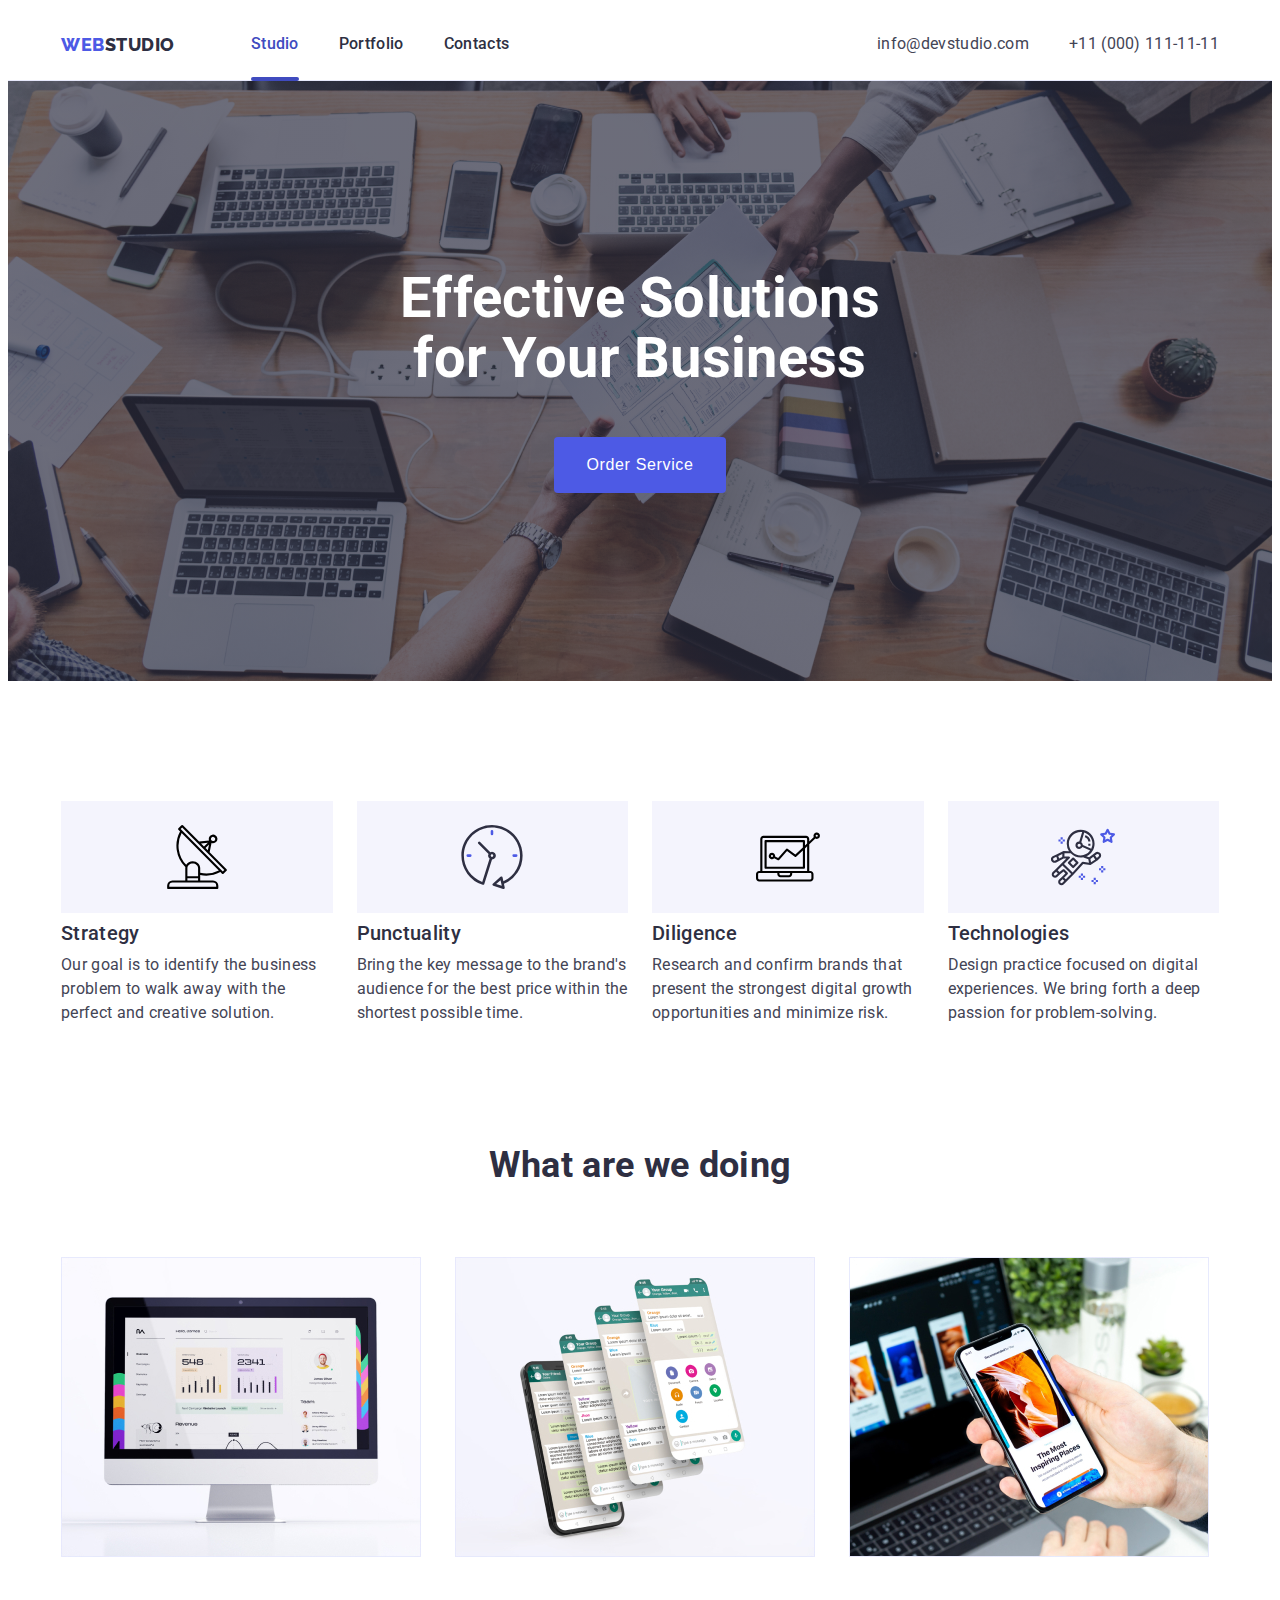
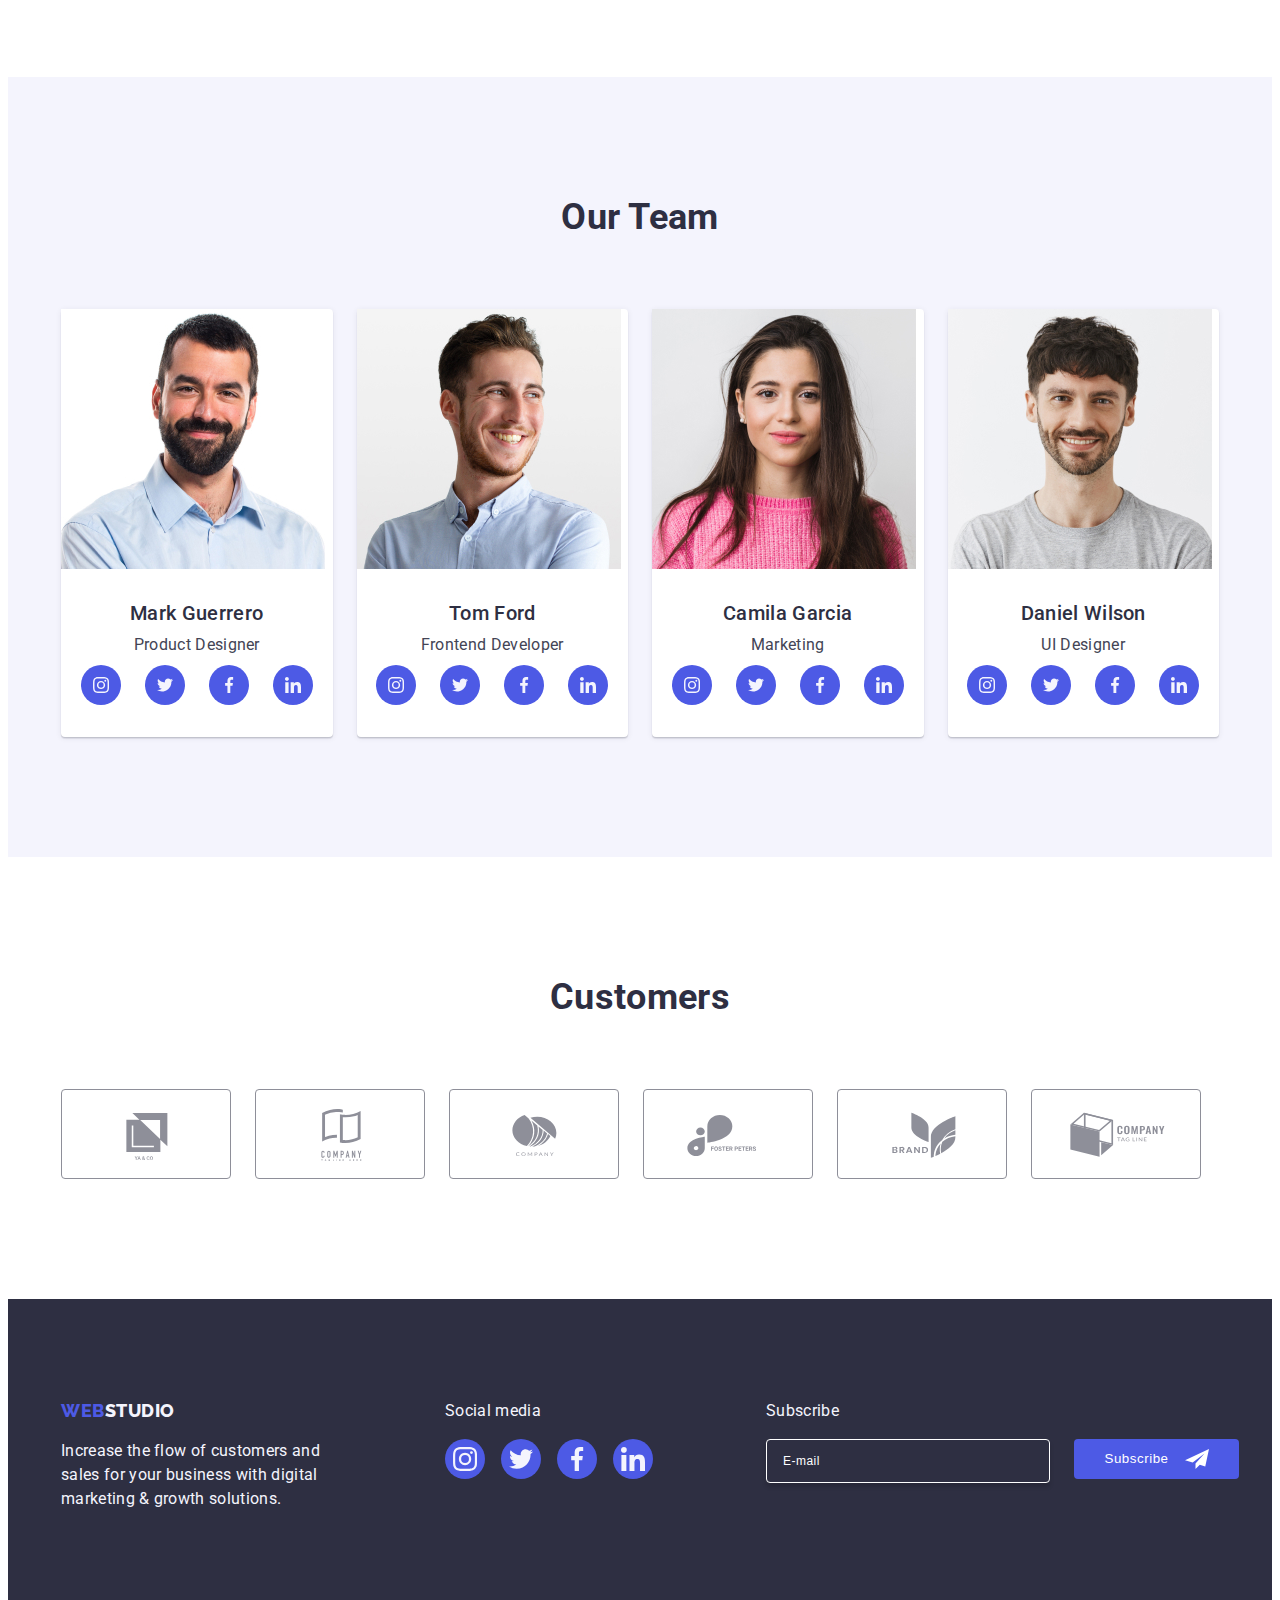
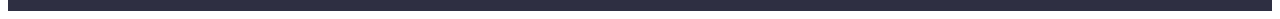
<file: index.html>
<!DOCTYPE html>
<html lang="en">

<head>
    <meta charset="UTF-8" />
    <meta name="viewport" content="width=device-width, initial-scale=1.0" />
    <title>WEBSTUDIO</title>
    <link rel="preconnect" href="https://fonts.googleapis.com">
    <link rel="preconnect" href="https://fonts.gstatic.com" crossorigin>
    <link
        href="https://fonts.googleapis.com/css2?family=Raleway:ital,wght@0,800;1,800&family=Roboto:ital,wght@0,400;0,500;0,700;0,900;1,400;1,500;1,700;1,900&display=swap"
        rel="stylesheet">
    <link rel="stylesheet" href="https://cdnjs.cloudflare.com/ajax/libs/modern-normalize/2.0.0/modern-normalize.min.css"
        integrity="sha512-4xo8blKMVCiXpTaLzQSLSw3KFOVPWhm/TRtuPVc4WG6kUgjH6J03IBuG7JZPkcWMxJ5huwaBpOpnwYElP/m6wg=="
        crossorigin="anonymous" referrerpolicy="no-referrer" />
    <link rel="stylesheet" href="./css/styles.css" />
</head>

<body>
    <!-- #region Header -->
    <header class="header">
        <div class="container">
            <nav class="nav-bar">
                <a class="logo-top" href="./index.html"><span class="logo-part">WEB</span>STUDIO</a>
                <ul class="nav-menu">
                    <li class="item current">
                        <a class="link" href="./index.html">Studio</a>
                    </li>
                    <li class="item">
                        <a class="link" href="./portfolio.html">Portfolio</a>
                    </li>
                    <li class="item">
                        <a class="link" href="#">Contacts</a>
                    </li>
                </ul>
            </nav>

            <address>
                <ul class="contacts">
                    <li class="item"><a class="link" href="mailto:info@devstudio.com">info@devstudio.com</a></li>
                    <li class="item"><a class="link" href="tel:+110001111111">+11 (000) 111-11-11</a></li>
                </ul>
            </address>
        </div>
    </header>
    <!-- #endregion -->

    <main>
        <!-- #region Hero -->
        <section class="hero">
            <div class="container">
                <h1 class="header-title">Effective Solutions for Your Business</h1>
                <button data-modal-open class="btn" type="button">Order Service</button>
            </div>
        </section>
        <!-- #endregion -->
        <!-- #region Features -->
        <section class="section">
            <div class="container">
                <h2 class="header-big visually-hidden">Features</h2>
                <ul class="features-cards">
                    <li class="item">
                        <div class="features-icon">
                            <svg>
                                <use href="./images/icons.svg#icon-antenna"></use>
                            </svg>
                        </div>
                        <h3 class="header-small">Strategy</h3>
                        <p>Our goal is to identify the business problem to walk away with the perfect and creative
                            solution.
                        </p>
                    </li>
                    <li class="item">
                        <div class="features-icon">
                            <svg>
                                <use href="./images/icons.svg#icon-clock"></use>
                            </svg>
                        </div>
                        <h3 class="header-small">Punctuality</h3>
                        <p>Bring the key message to the brand's audience for the best price within the shortest possible
                            time.
                        </p>
                    </li>
                    <li class="item">
                        <div class="features-icon">
                            <svg>
                                <use href="./images/icons.svg#icon-diagram"></use>
                            </svg>
                        </div>
                        <h3 class="header-small">Diligence</h3>
                        <p>Research and confirm brands that present the strongest digital growth opportunities and
                            minimize
                            risk.
                        </p>
                    </li>
                    <li class="item">
                        <div class="features-icon">
                            <svg>
                                <use href="./images/icons.svg#icon-astronaut"></use>
                            </svg>
                        </div>
                        <h3 class="header-small">Technologies</h3>
                        <p>Design practice focused on digital experiences. We bring forth a deep passion for
                            problem-solving.
                        </p>
                    </li>
                </ul>
            </div>
        </section>
        <!-- #endregion -->
        <!-- #region Services -->
        <section class="section-services">
            <div class="container">
                <h2 class="header-big">What are we doing</h2>
                <ul class="services-cards">
                    <li class="item">
                        <img src="./images/services/img-1.jpg" alt="computer monitor with graphs" width="360"
                            height="300" />
                    </li>
                    <li class="item">
                        <img src="./images/services/img-2.jpg" alt="mobile phone dislay" width="360" height="300" />
                    </li>
                    <li class="item">
                        <img src="./images/services/img-3.jpg" alt="hand holding phone above the laptop" width="360"
                            height="300" />
                    </li>
                </ul>
            </div>
        </section>
        <!-- #endregion -->
        <!-- #region Team -->
        <section class="section team">
            <div class="container">
                <h2 class="header-big">Our Team</h2>
                <ul class="team-cards">
                    <li class="item">
                        <img src="./images/team/img-1.jpg" alt="middle aged man with beard and dark hair in blue shirt"
                            width="264" height="260" />
                        <div class="team-plate">
                            <h3 class="header-small">Mark Guerrero</h3>
                            <p>Product Designer</p>
                            <ul class="socials">
                                <li class="socials-item">
                                    <a class="socials-link" href="#">
                                        <svg class="socials-icon">
                                            <use href="./images/icons.svg#icon-instagram"></use>
                                        </svg>
                                    </a>
                                </li>
                                <li class="socials-item">
                                    <a class="socials-link" href="#">
                                        <svg class="socials-icon">
                                            <use href="./images/icons.svg#icon-twitter"></use>
                                        </svg>
                                    </a>
                                </li>
                                <li class="socials-item">
                                    <a class="socials-link" href="#">
                                        <svg class="socials-icon">
                                            <use href="./images/icons.svg#icon-facebook"></use>
                                        </svg>
                                    </a>
                                </li>
                                <li class="socials-item">
                                    <a class="socials-link" href="#">
                                        <svg class="socials-icon">
                                            <use href="./images/icons.svg#icon-linkedin"></use>
                                        </svg>
                                    </a>
                                </li>
                            </ul>
                        </div>
                    </li>
                    <li class="item">
                        <img src="./images/team/img-2.jpg" alt="smiling young man with brown hair in blue shirt"
                            width="264" height="260" />
                        <div class="team-plate">
                            <h3 class="header-small">Tom Ford</h3>
                            <p>Frontend Developer</p>
                            <ul class="socials">
                                <li class="socials-item">
                                    <a class="socials-link" href="#">
                                        <svg class="socials-icon">
                                            <use href="./images/icons.svg#icon-instagram"></use>
                                        </svg>
                                    </a>
                                </li>
                                <li class="socials-item">
                                    <a class="socials-link" href="#">
                                        <svg class="socials-icon">
                                            <use href="./images/icons.svg#icon-twitter"></use>
                                        </svg>
                                    </a>
                                </li>
                                <li class="socials-item">
                                    <a class="socials-link" href="#">
                                        <svg class="socials-icon">
                                            <use href="./images/icons.svg#icon-facebook"></use>
                                        </svg>
                                    </a>
                                </li>
                                <li class="socials-item">
                                    <a class="socials-link" href="#">
                                        <svg class="socials-icon">
                                            <use href="./images/icons.svg#icon-linkedin"></use>
                                        </svg>
                                    </a>
                                </li>
                            </ul>
                        </div>
                    </li>
                    <li class="item">
                        <img src="./images/team/img-3.jpg" alt="young women with long dark brown hair in pink sweater"
                            width="264" height="260" />
                        <div class="team-plate">
                            <h3 class="header-small">Camila Garcia</h3>
                            <p>Marketing</p>
                            <ul class="socials">
                                <li class="socials-item">
                                    <a class="socials-link" href="#">
                                        <svg class="socials-icon">
                                            <use href="./images/icons.svg#icon-instagram"></use>
                                        </svg>
                                    </a>
                                </li>
                                <li class="socials-item">
                                    <a class="socials-link" href="#">
                                        <svg class="socials-icon">
                                            <use href="./images/icons.svg#icon-twitter"></use>
                                        </svg>
                                    </a>
                                </li>
                                <li class="socials-item">
                                    <a class="socials-link" href="#">
                                        <svg class="socials-icon">
                                            <use href="./images/icons.svg#icon-facebook"></use>
                                        </svg>
                                    </a>
                                </li>
                                <li class="socials-item">
                                    <a class="socials-link" href="#">
                                        <svg class="socials-icon">
                                            <use href="./images/icons.svg#icon-linkedin"></use>
                                        </svg>
                                    </a>
                                </li>
                            </ul>
                        </div>
                    </li>
                    <li class="item">
                        <img src="./images/team/img-4.jpg" alt="young bearded men with ark brown hair in grey t-shirt"
                            width="264" height="260" />
                        <div class="team-plate">
                            <h3 class="header-small">Daniel Wilson</h3>
                            <p>UI Designer</p>
                            <ul class="socials">
                                <li class="socials-item">
                                    <a class="socials-link" href="#">
                                        <svg class="socials-icon">
                                            <use href="./images/icons.svg#icon-instagram"></use>
                                        </svg>
                                    </a>
                                </li>
                                <li class="socials-item">
                                    <a class="socials-link" href="#">
                                        <svg class="socials-icon">
                                            <use href="./images/icons.svg#icon-twitter"></use>
                                        </svg>
                                    </a>
                                </li>
                                <li class="socials-item">
                                    <a class="socials-link" href="#">
                                        <svg class="socials-icon">
                                            <use href="./images/icons.svg#icon-facebook"></use>
                                        </svg>
                                    </a>
                                </li>
                                <li class="socials-item">
                                    <a class="socials-link" href="#">
                                        <svg class="socials-icon">
                                            <use href="./images/icons.svg#icon-linkedin"></use>
                                        </svg>
                                    </a>
                                </li>
                            </ul>
                        </div>
                    </li>
                </ul>
            </div>
        </section>
        <!-- #endregion -->

        <!-- #region Customers -->
        <section class="section">
            <div class="container">
                <h2 class="header-big">Customers</h2>
                <ul class="customers-cards">
                    <li class="item">
                        <a class="customer-link" href="#">
                            <svg class="customer-icon">
                                <use href="./images/icons.svg#icon-customer-1"></use>
                            </svg>
                        </a>
                    </li>
                    <li class="item">
                        <a class="customer-link" href="#">
                            <svg class="customer-icon">
                                <use href="./images/icons.svg#icon-customer-2"></use>
                            </svg>
                        </a>
                    </li>
                    <li class="item">
                        <a class="customer-link" href="#">
                            <svg class="customer-icon">
                                <use href="./images/icons.svg#icon-customer-3"></use>
                            </svg>
                        </a>
                    </li>
                    <li class="item">
                        <a class="customer-link" href="#">
                            <svg class="customer-icon">
                                <use href="./images/icons.svg#icon-customer-4"></use>
                            </svg>
                        </a>
                    </li>
                    <li class="item">
                        <a class="customer-link" href="#">
                            <svg class="customer-icon">
                                <use href="./images/icons.svg#icon-customer-5"></use>
                            </svg>
                        </a>
                    </li>
                    <li class="item">
                        <a class="customer-link" href="#">
                            <svg class="customer-icon">
                                <use href="./images/icons.svg#icon-customer-6"></use>
                            </svg>
                        </a>
                    </li>
                </ul>
            </div>
        </section>
        <!-- #endregion -->

        <!-- #region Footer -->
        <footer class="footer">
            <div class="container">
                <div class="footer-info">
                    <a class="logo-footer" href="./index.html"><span class="logo-part">WEB</span>STUDIO</a>
                    <p>
                        Increase the flow of customers and sales for your business with
                        digital marketing & growth solutions.
                    </p>
                </div>
                <div class="footer-socials">
                    <p class="socials-header">Social media</p>
                    <ul class="socials">
                        <li class="socials-item">
                            <a class="socials-link" href="#">
                                <svg class="socials-icon">
                                    <use href="./images/icons.svg#icon-instagram"></use>
                                </svg>
                            </a>
                        </li>
                        <li class="socials-item">
                            <a class="socials-link" href="#">
                                <svg class="socials-icon">
                                    <use href="./images/icons.svg#icon-twitter"></use>
                                </svg>
                            </a>
                        </li>
                        <li class="socials-item">
                            <a class="socials-link" href="#">
                                <svg class="socials-icon">
                                    <use href="./images/icons.svg#icon-facebook"></use>
                                </svg>
                            </a>
                        </li>
                        <li class="socials-item">
                            <a class="socials-link" href="#">
                                <svg class="socials-icon">
                                    <use href="./images/icons.svg#icon-linkedin"></use>
                                </svg>
                            </a>
                        </li>
                    </ul>
                </div>
                <div class="footer-subscribe">
                    <p class="subscribe-header">Subscribe</p>
                    <form class="subscribe-form">
                        <label class="subscribe-label">
                            <input class="subscribe-input" type="email" placeholder="E-mail" name="email" />
                        </label>
                        <button class="subscribe-btn" type="submit">
                            Subscribe
                            <svg class="subscribe-icon">
                                <use href="./images/icons.svg#icon-paper-plane"></use>
                            </svg>
                        </button>
                    </form>

                </div>
            </div>
        </footer>
        <!-- #endregion -->

    </main>

    <!-- #region Backdrop -->
    <div data-modal class="backdrop is-hidden">
        <div class="modal">
            <button data-modal-close class="modal-close-button">
                <svg class="icon-close">
                    <use href="./images/icons.svg#icon-close"></use>
                </svg>
            </button>
            <p class="modal-header">Leave your contacts and we will call you back</p>
            <form class="modal-form">
                <div class="modal-form-field">
                    <label for="name" class="modal-label">Name</label>
                    <input type="text" name="name" class="modal-input" id="name" />
                    <svg class="modal-icon">
                        <use href="./images/icons.svg#icon-user"></use>
                    </svg>
                </div>
                <div class="modal-form-field">
                    <label for="phone" class="modal-label">Phone</label>
                    <input type="tel" name="phone" class="modal-input" id="phone" />
                    <svg class="modal-icon">
                        <use href="./images/icons.svg#icon-phone"></use>
                    </svg>
                </div>
                <div class="modal-form-field">
                    <label for="email" class="modal-label">Email</label>
                    <input type="email" name="email" class="modal-input" id="email" />
                    <svg class="modal-icon">
                        <use href="./images/icons.svg#icon-envelope"></use>
                    </svg>
                </div>
                <div class="modal-form-field-comment">
                    <label for="comment" class="modal-label">Comment</label>
                    <textarea class="modal-comment" name="comment" id="comment" placeholder="Text input"
                        required=""></textarea>
                </div>
                <div class="modal-form-checkbox">
                    <input type="checkbox" id="policy" name="policy" value="true"
                        class="form-checkbox-input visually-hidden" />
                    <div class="custom-checkbox">
                        <svg class="checkmark-icon">
                            <use href="./images/icons.svg#icon-checkmark"></use>
                        </svg>
                    </div>
                    <label for="policy" class="form-policy-label">I accept the terms and conditions of the&nbsp;<a
                            class="privacy-policy-link" href="#" target="_blank">Privacy Policy</a>
                    </label>
                </div>
                <button class="modal-btn-send" type="submit">Send</button>
            </form>
        </div>
    </div>
    <!-- #endregion -->

    <script src="./js/modal.js"></script>
</body>

</html>
</file>
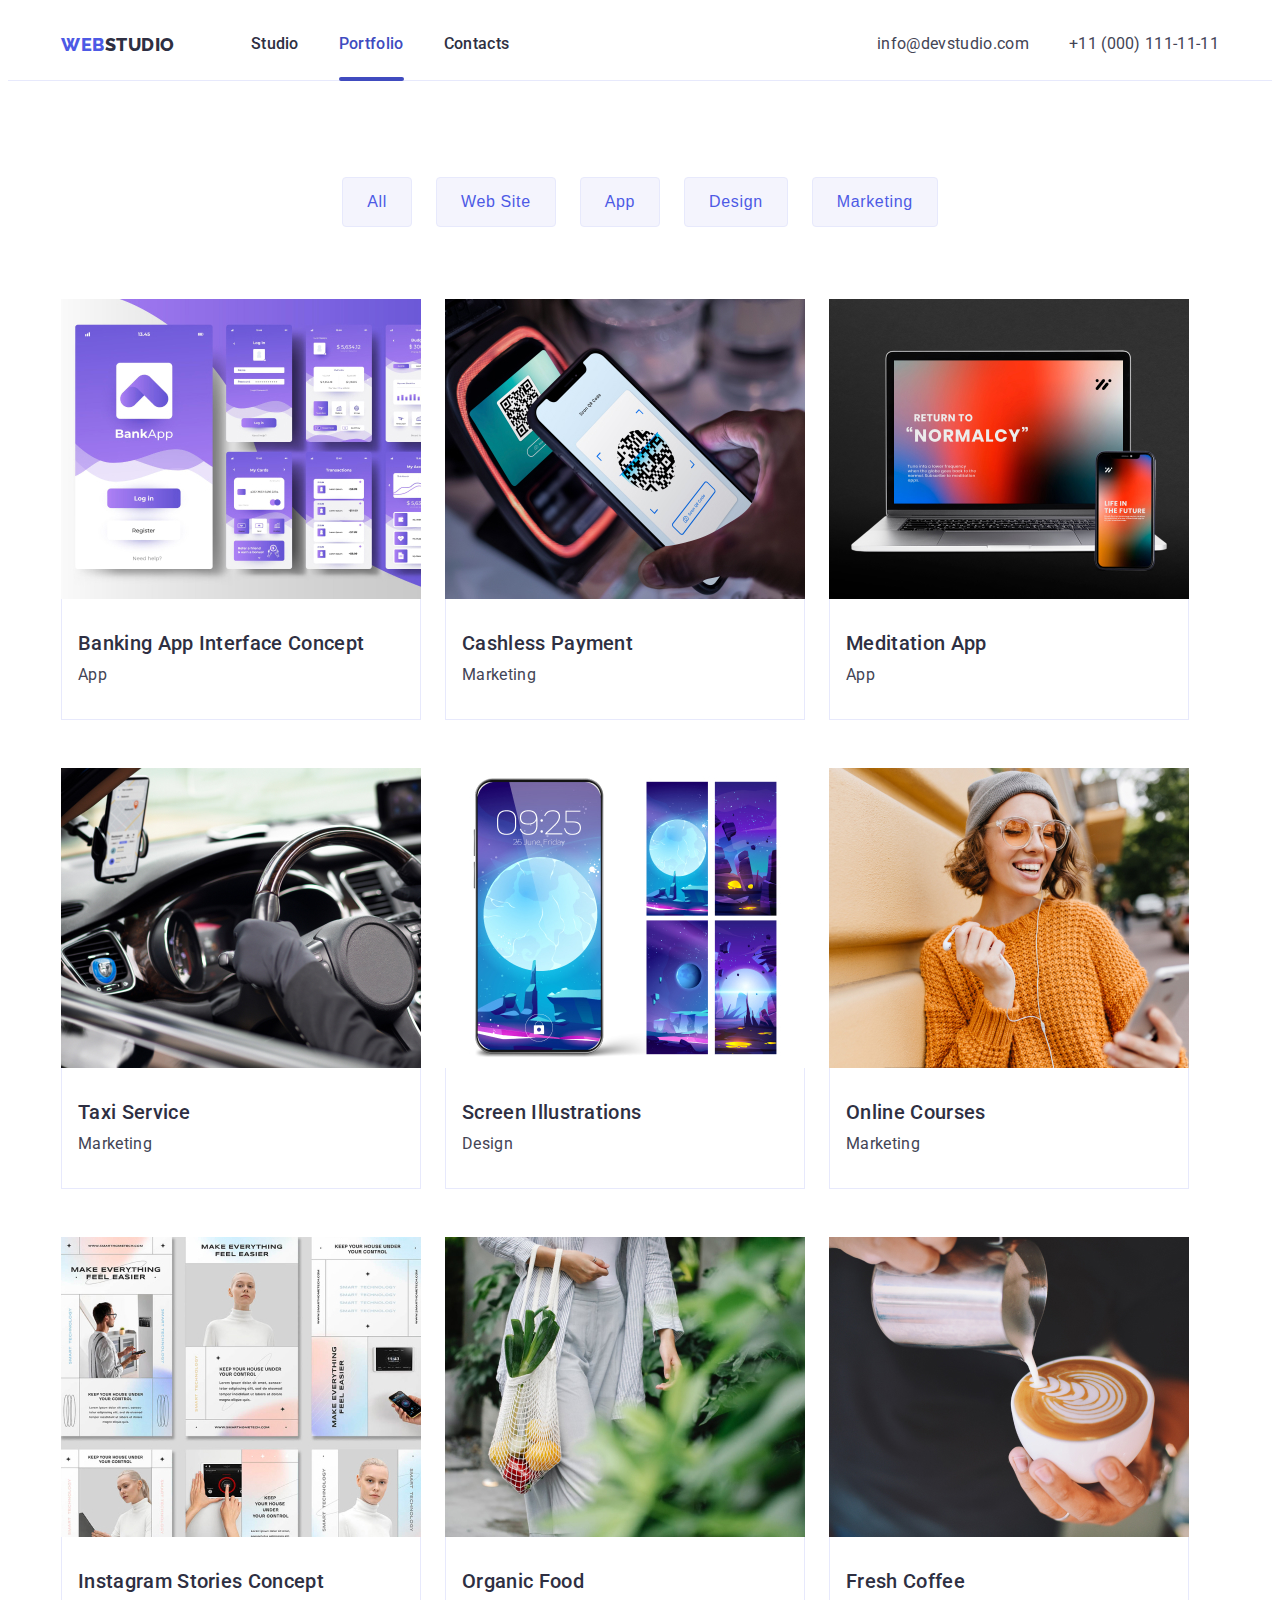
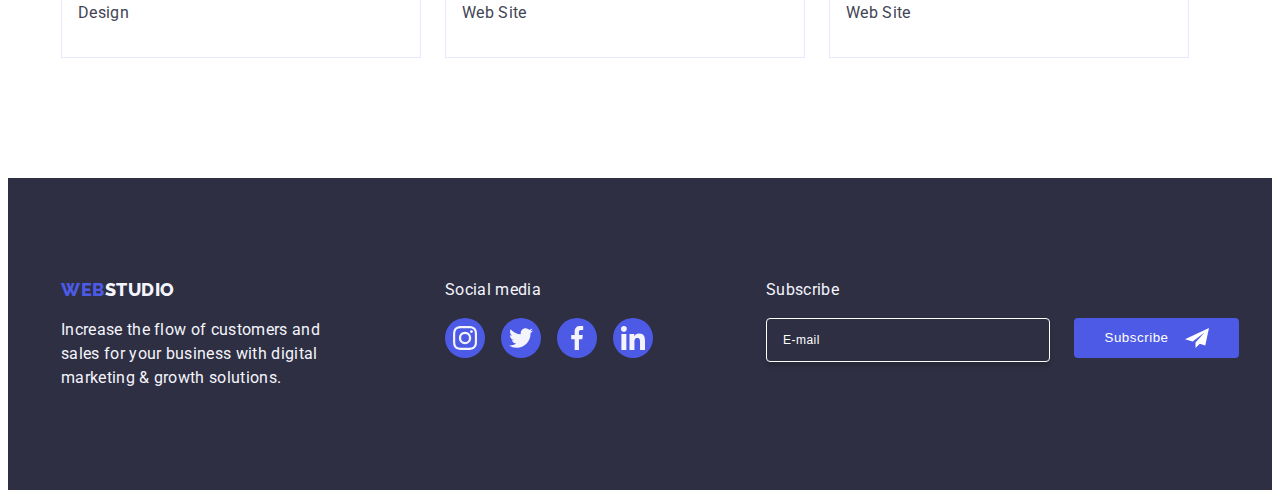
<file: portfolio.html>
<!DOCTYPE html>
<html lang="en">

<head>
    <meta charset="UTF-8" />
    <meta name="viewport" content="width=device-width, initial-scale=1.0" />
    <title>Portfolio</title>
    <link rel="preconnect" href="https://fonts.googleapis.com">
    <link rel="preconnect" href="https://fonts.gstatic.com" crossorigin>
    <link
        href="https://fonts.googleapis.com/css2?family=Raleway:ital,wght@0,800;1,800&family=Roboto:ital,wght@0,400;0,500;0,700;0,900;1,400;1,500;1,700;1,900&display=swap"
        rel="stylesheet">
    <link rel="stylesheet" href="https://cdnjs.cloudflare.com/ajax/libs/modern-normalize/2.0.0/modern-normalize.min.css"
        integrity="sha512-4xo8blKMVCiXpTaLzQSLSw3KFOVPWhm/TRtuPVc4WG6kUgjH6J03IBuG7JZPkcWMxJ5huwaBpOpnwYElP/m6wg=="
        crossorigin="anonymous" referrerpolicy="no-referrer" />
    <link rel="stylesheet" href="./css/styles.css" />

<body>
    <!-- #region Header -->
    <header class="header">
        <div class="container">
            <nav class="nav-bar">
                <a class="logo-top" href="./index.html"><span class="logo-part">WEB</span>STUDIO</a>
                <ul class="nav-menu">
                    <li class="item">
                        <a class="link" href="./index.html">Studio</a>
                    </li>
                    <li class="item current">
                        <a class="link" href="./portfolio.html">Portfolio</a>
                    </li>
                    <li class="item">
                        <a class="link" href="#">Contacts</a>
                    </li>
                </ul>
            </nav>

            <address>
                <ul class="contacts">
                    <li class="item"><a class="link" href="mailto:info@devstudio.com">info@devstudio.com</a></li>
                    <li class="item"><a class="link" href="tel:+110001111111">+11 (000) 111-11-11</a></li>
                </ul>
            </address>
        </div>
    </header>
    <!-- #endregion -->

    <main>
        <!-- #region Portfolio -->
        <section class="section-portfolio">
            <div class="container">
                <h1 class="header-title visually-hidden">Portfolio</h1>
                <ul class="portfolio-filter">
                    <li class="item"><button class="btn" type="button">All</button></li>
                    <li class="item"><button class="btn" type="button">Web Site</button></li>
                    <li class="item"><button class="btn" type="button">App</button></li>
                    <li class="item"><button class="btn" type="button">Design</button></li>
                    <li class="item"><button class="btn" type="button">Marketing</button></li>
                </ul>
                <ul class="portfolio-cards">
                    <li class="item">
                        <a class="portfolio-card-link" href="#">
                            <div class="image-container">
                                <img src="./images/projects/img-1.jpg" alt="banking mobile app user interface" />
                                <div class="image-overlay">
                                    <p>
                                        14 Stylish and User-Friendly App Design Concepts · Task Manager App · Calorie
                                        Tracker
                                        App · Exotic Fruit Ecommerce App · Cloud Storage App
                                    </p>
                                </div>
                            </div>
                            <div class="item-info">
                                <h2 class="header-small">Banking App Interface Concept</h2>
                                <p>App</p>
                            </div>
                        </a>
                    </li>
                    <li class="item">
                        <a class="portfolio-card-link" href="#">
                            <div class="image-container">
                                <img src="./images/projects/img-2.jpg" alt="mobile phone near bank terminal" />
                                <div class="image-overlay">
                                    <p>
                                        14 Stylish and User-Friendly App Design Concepts · Task Manager App · Calorie
                                        Tracker
                                        App · Exotic Fruit Ecommerce App · Cloud Storage App
                                    </p>
                                </div>
                            </div>
                            <div class="item-info">
                                <h2 class="header-small">Cashless Payment</h2>
                                <p>Marketing</p>
                            </div>
                        </a>
                    </li>
                    <li class="item">
                        <a class="portfolio-card-link" href="#">
                            <div class="image-container">
                                <img src="./images/projects/img-3.jpg"
                                    alt="laptop and smartphone with vibrant wallpaper" />
                                <div class="image-overlay">
                                    <p>
                                        14 Stylish and User-Friendly App Design Concepts · Task Manager App · Calorie
                                        Tracker
                                        App · Exotic Fruit Ecommerce App · Cloud Storage App
                                    </p>
                                </div>
                            </div>
                            <div class="item-info">
                                <h2 class="header-small">Meditation App</h2>
                                <p>App</p>
                            </div>
                        </a>
                    </li>
                    <li class="item">
                        <a class="portfolio-card-link" href="#">
                            <div class="image-container">
                                <img src="./images/projects/img-4.jpg" alt="car interior with smartphone" />
                                <div class="image-overlay">
                                    <p>
                                        14 Stylish and User-Friendly App Design Concepts · Task Manager App · Calorie
                                        Tracker
                                        App · Exotic Fruit Ecommerce App · Cloud Storage App
                                    </p>
                                </div>
                            </div>
                            <div class="item-info">
                                <h2 class="header-small">Taxi Service</h2>
                                <p>Marketing</p>
                            </div>
                        </a>
                    </li>
                    <li class="item">
                        <a class="portfolio-card-link" href="#">
                            <div class="image-container">
                                <img src="./images/projects/img-5.jpg" alt="smartphone with wallpapers next to it" />
                                <div class="image-overlay">
                                    <p>
                                        14 Stylish and User-Friendly App Design Concepts · Task Manager App · Calorie
                                        Tracker
                                        App · Exotic Fruit Ecommerce App · Cloud Storage App
                                    </p>
                                </div>
                            </div>
                            <div class="item-info">
                                <h2 class="header-small">Screen Illustrations</h2>
                                <p>Design</p>
                            </div>
                        </a>
                    </li>
                    <li class="item">
                        <a class="portfolio-card-link" href="#">
                            <div class="image-container">
                                <img src="./images/projects/img-6.jpg"
                                    alt="a woman holding smartphone and looking into it" />
                                <div class="image-overlay">
                                    <p>
                                        14 Stylish and User-Friendly App Design Concepts · Task Manager App · Calorie
                                        Tracker
                                        App · Exotic Fruit Ecommerce App · Cloud Storage App
                                    </p>
                                </div>
                            </div>
                            <div class="item-info">
                                <h2 class="header-small">Online Courses</h2>
                                <p>Marketing</p>
                        </a>
            </div>
            </li>
            <li class="item">
                <a class="portfolio-card-link" href="#">
                    <div class="image-container">
                        <img src="./images/projects/img-7.jpg" alt="multiple mobile screen pages with blog content" />
                        <div class="image-overlay">
                            <p>
                                14 Stylish and User-Friendly App Design Concepts · Task Manager App · Calorie
                                Tracker
                                App · Exotic Fruit Ecommerce App · Cloud Storage App
                            </p>
                        </div>
                    </div>
                    <div class="item-info">
                        <h2 class="header-small">Instagram Stories Concept</h2>
                        <p>Design</p>
                </a>
                </div>
            </li>
            <li class="item">
                <a class="portfolio-card-link" href="#">
                    <div class="image-container">
                        <img src="./images/projects/img-8.jpg" alt="person carries mesh bag with vegetables" />
                        <div class="image-overlay">
                            <p>
                                14 Stylish and User-Friendly App Design Concepts · Task Manager App · Calorie
                                Tracker
                                App · Exotic Fruit Ecommerce App · Cloud Storage App
                            </p>
                        </div>
                    </div>
                    <div class="item-info">
                        <h2 class="header-small">Organic Food</h2>
                        <p>Web Site</p>
                    </div>
                </a>
            </li>
            <li class="item">
                <a class="portfolio-card-link" href="#">
                    <div class="image-container">
                        <img src="./images/projects/img-9.jpg"
                            alt="person pouring milk from pitcher into cup of cappuccino" />
                        <div class="image-overlay">
                            <p>
                                14 Stylish and User-Friendly App Design Concepts · Task Manager App · Calorie
                                Tracker
                                App · Exotic Fruit Ecommerce App · Cloud Storage App
                            </p>
                        </div>
                    </div>
                    <div class="item-info">
                        <h2 class="header-small">Fresh Coffee</h2>
                        <p>Web Site</p>
                </a>
                </div>
            </li>
            </ul>
            </div>
        </section>
        <!-- #endregion -->

        <!-- #region Footer -->
        <footer class="footer">
            <div class="container">
                <div class="footer-info">
                    <a class="logo-footer" href="./index.html"><span class="logo-part">WEB</span>STUDIO</a>
                    <p>
                        Increase the flow of customers and sales for your business with
                        digital marketing & growth solutions.
                    </p>
                </div>
                <div class="footer-socials">
                    <p class="socials-header">Social media</p>
                    <ul class="socials">
                        <li class="socials-item">
                            <a class="socials-link" href="#">
                                <svg class="socials-icon">
                                    <use href="./images/icons.svg#icon-instagram"></use>
                                </svg>
                            </a>
                        </li>
                        <li class="socials-item">
                            <a class="socials-link" href="#">
                                <svg class="socials-icon">
                                    <use href="./images/icons.svg#icon-twitter"></use>
                                </svg>
                            </a>
                        </li>
                        <li class="socials-item">
                            <a class="socials-link" href="#">
                                <svg class="socials-icon">
                                    <use href="./images/icons.svg#icon-facebook"></use>
                                </svg>
                            </a>
                        </li>
                        <li class="socials-item">
                            <a class="socials-link" href="#">
                                <svg class="socials-icon">
                                    <use href="./images/icons.svg#icon-linkedin"></use>
                                </svg>
                            </a>
                        </li>
                    </ul>
                </div>
                <div class="footer-subscribe">
                    <p class="subscribe-header">Subscribe</p>
                    <form class="subscribe-form">
                        <label class="subscribe-label">
                            <input class="subscribe-input" type="email" placeholder="E-mail" , name="email" />
                        </label>
                        <button class="subscribe-btn" type="submit">
                            Subscribe
                            <svg class="subscribe-icon">
                                <use href="./images/icons.svg#icon-paper-plane"></use>
                            </svg>
                        </button>
                    </form>

                </div>
            </div>
        </footer>
        <!-- #endregion -->
    </main>
</body>

</html>
</file>
<file: css/styles.css>
:root {
  --primary-font: 'Roboto', sans-serif;
  --secondary-font: 'Raleway', sans-serif;
  --iris: #4d5ae5;
  --ocean: #404bbf;
  --slate: #434455;
  --navy-blue: #2e2f42;
  --cornflower: #e7e9fc;
  --white: #ffffff;
  --cloud: #f4f4fd;
  --green: #31D0AA;
  --dairy: #FCFCFC;
  --light-slate: #8E8F99;
}

body {
  font-family: var(--primary-font);
  font-size: 16px;
  line-height: 1.5;
  letter-spacing: 0.02em;
  text-decoration: none;
  background-color: var(--white);
  color: var(--slate);
}

h1, h2, h3, h4, h5, h6, p {
	margin-top: 0;
	margin-bottom: 0;
}

img {
	display: block;
  max-width: 100%;
  height: auto;
}

.visually-hidden {
position: absolute;
width: 1px;
height: 1px;
margin: -1px;
border: 0;
padding: 0;
white-space: nowrap;
clip-path: inset(100%);
clip: rect(0 0 0 0);
overflow: hidden;
}

.container {
  max-width: 1158px;
  margin: 0 auto;
  padding: 0 15px;
}

ul,
ol {
	margin-top: 0;
	margin-bottom: 0;
	padding-left: 0;
  list-style-type: none;
  display: flex;
}

a {
  text-decoration: none;
}

.header-title {
  font-size: 56px;
  line-height: 1.071;
}

.header-big {
  color: var(--navy-blue);
  font-size: 36px;
  line-height: 1.111;
  text-align: center;
  margin-bottom: 72px;
}

.header-small {
  color: var(--navy-blue);
  font-size: 20px;
  font-weight: 500;
  line-height: 1.2;
}

.header {
  border-bottom: 1px solid var(--cornflower);
}

.header .container {
  display: flex;
  justify-content: space-between;
  align-items: center;
}

.logo-top {
  display: flex;
  align-items: center;
  padding-right: 76px;
  font-family: var(--secondary-font);
  color: var(--navy-blue);
  font-size: 18px;
  line-height: 1.166;
  font-weight: 800;
  letter-spacing: 0.03em;
}

.section {
  padding: 120px 0;
}

.section-services {
  padding-bottom: 120px;
}

.features-icon {
  background-color: var(--cloud);
  padding: 24px 0;
  margin-bottom: 8px;
}

.features-icon svg {
  display: block;
  width: 64px;
  height: 64px;
  margin: 0 auto;
}


.socials {
  display: flex;
  justify-content: center;
  gap: 24px;
}



.socials-link:hover, 
.socials-link:focus, 
.socials-link:active {
  background-color: var(--green);
}

.socials-link {
  display: flex;
  justify-content: center;
  align-items: center;
  width: 40px;
  height: 40px;
  background-color: var(--iris);
  border-radius: 50%;
  transition-property: background-color;
  transition-duration: 250ms;
  transition-timing-function: cubic-bezier(0.4, 0, 0.2, 1);
}

.socials-icon {
  width: 16px;
  height: 16px;
  fill: var(--cloud);
}

.socials-icon svg {
  margin: auto;
}

.features-cards {
  gap: 24px;
}

.features-cards .item {
  width: calc((100% - 3 * 24px) / 4);
}

.header-small {
  margin-bottom: 8px;
}

.services-cards {
  gap: 24px;
}

.services-cards .item {
  width: calc((100% - 2 * 24px) / 3);
}

.services-cards {
  gap: 24px;
}

.team {
  background-color: var(--cloud);
}

.team-cards {
  gap: 24px;
}

.team-cards .item {
  background-color: var(--white);
  border-radius: 4px;
  box-shadow: 0 2px 1px 0 rgba(46, 47, 66, 0.08), 0 1px 1px 0 rgba(46, 47, 66, 0.16), 0 1px 6px 0 rgba(46, 47, 66, 0.08);
  width: calc((100% - 3 * 24px) / 4);
}

.team-cards .item .socials-link:hover,
.team-cards .item .socials-link:active,
.team-cards .item .socials-link:focus {
  background-color: var(--ocean);
}

.team-plate {
  padding: 32px 16px;
  text-align: center;
}

.team-plate p {
  margin-bottom: 8px;
}

.customers-cards {
  display: flex;
  gap: 24px;
}

.customers-cards .customer-link {
  display: flex;
  justify-content: center;
  align-items: center;
  width: 168px;
  height: 88px;
  border-radius: 4px;
  border: var(--light-slate) solid 1px;
  transition-property: border-color;
  transition-duration: 250ms;
  transition-timing-function: cubic-bezier(0.4, 0, 0.2, 1);
}

.customer-icon {
  width: 104px;
  height: 56px;
  fill: var(--light-slate);
  transition-property: fill;
  transition-duration: 250ms;
  transition-timing-function: cubic-bezier(0.4, 0, 0.2, 1);
}

.customers-cards .customer-link:hover,
.customers-cards .customer-link:focus,
.customers-cards .customer-link:active {
  fill: var(--ocean);
  border-color: var(--ocean);
}

.customers-cards .customer-link:hover .customer-icon,
.customers-cards .customer-link:focus .customer-icon,
.customers-cards .customer-link:active .customer-icon {
  fill: var(--ocean);
}

.section-portfolio {
  padding: 96px 0 120px 0;
}

.portfolio-filter {
  align-items: center;
  justify-content: center;
  gap: 24px;
  margin-bottom: 72px;
}

.portfolio-cards {
  flex-wrap: wrap;
  row-gap: 48px;
  column-gap: 24px;
}

.portfolio-card-link {
  width: calc((100% - 2 * 24px) / 3);
  color: var(--slate);
  transition-property: background-color, box-shadow;
  transition-duration: 250ms;
  transition-timing-function: cubic-bezier(0.4, 0, 0.2, 1);
}

.portfolio-card-link:hover,
.portfolio-card-link:focus,
.portfolio-card-link:active {
  box-shadow: 0 2px 1px 0 rgba(46, 47, 66, 0.08), 0 1px 1px 0 rgba(46, 47, 66, 0.16), 0 1px 6px 0 rgba(46, 47, 66, 0.08);
  background-color: var(--white);
}

.portfolio-cards .item-info {
  padding: 32px 16px;
  border: 1px solid var(--cornflower);
  border-top: none;
}

.image-container {
  position: relative;
  overflow: hidden;
}

.image-overlay {
  position: absolute;
  color: var(--cloud);
  background-color: var(--iris);
  top: 0;
  height: 100%;
  padding: 40px 32px;
  transform: translateY(100%);
  transition-property: transform;
  transition-duration: 250ms;
  transition-timing-function: cubic-bezier(0.4, 0, 0.2, 1);
}

.portfolio-cards .item:hover .image-overlay,
.portfolio-cards .item:focus .image-overlay {
  transform: translateY(0);
}

.footer .container {
  display: flex;
}

.footer {
  padding: 100px 0;
  color: var(--cloud);
}

.footer-info {
  max-width: 264px;
  margin-right: 120px;
}

.footer-socials .socials {
  max-width: 208px;
  gap: 16px;
}

.footer-socials .socials-icon {
  width: 24px; 
  height: 24px;
}

.socials-header, .subscribe-header {
  margin-bottom: 16px;
}

.footer-subscribe {
  max-width: 453px;
  margin-left: auto;
}


.subscribe-form {
  display: flex;
  gap: 24px;
}

.subscribe-input {
  font-size: 12px;
  line-height: 2; 
  color: var(--white);
  width: 264px;
  height: 40px;
  border: 1px solid #fff;
  border-radius: 4px;
  box-shadow: 0 4px 4px 0 rgba(0, 0, 0, 0.15);
  background-color: #2e2f42;
  padding-left: 16px;
}

.subscribe-input::placeholder {
  letter-spacing: 0.04em;
  color: var(--white);
}

.subscribe-input:focus {
  outline: none;
}

.subscribe-btn {
  display: flex;
  justify-content: center;
  gap: 16px;
  letter-spacing: 0.04em;
  line-height: 1.5;
  align-items: center;
  height: 40px;
  min-width: 165px;
  background-color: var(--iris);
  color: var(--white);
  border-radius: 4px;
  border: none;
  cursor: pointer;

  transition-property: background-color;
  transition-duration: 250ms;
  transition-timing-function: cubic-bezier(0.4, 0, 0.2, 1);
}

.subscribe-btn:hover {
  background-color: var(--ocean);
}

.subscribe-icon {
  width: 24px;
  height: 24px;
  fill: var(--white);
}


.logo-footer {
  display: block;
  margin-bottom: 16px;
  padding-top: 0;
  font-family: var(--secondary-font);
  color: currentColor;
  font-size: 18px;
  line-height: 1.333;
  font-weight: 800;
  letter-spacing: 0.03em;
}

.logo-part {
  color: var(--iris);
}

.link {
  color: currentColor;
  transition-property: color;
  transition-duration: 250ms;
  transition-timing-function: cubic-bezier(0.4, 0, 0.2, 1);
}

.current {
  color: var(--ocean);
  position: relative;
  display: inline-block;
}

.current::after {
  content: '';
  position: absolute;
  left: 0;
  right: 0;
  bottom: -25px;
  height: 4px;
  border-radius: 2px;
  background-color: var(--ocean);
}

.link:hover,
.link:active,
.link:focus {
  color: var(--ocean);
}

.nav-bar {
  display: flex;
  align-items: center;
  font-weight: 500;
  letter-spacing: 0.02em;
  color: var(--navy-blue);
}

.nav-menu {
  display: flex;
  gap: 40px;
}

.header .contacts {
  display: flex;
  align-items: center;
  gap: 40px;
  font-style: normal;
}

.header .contacts .link {
  display: block;
  padding: 24px 0;
}

.hero {
  background-color: var(--navy-blue);
  background-image: linear-gradient(rgba(46, 47, 66, 0.7), 
  rgba(46, 47, 66, 0.7)), url(../images/hero-bg.jpg);
  background-size: 1440px auto;
  background-repeat: no-repeat;
  background-position: center;
  padding: 188px 0;
}

.hero .header-title {
  max-width: 496px;
  margin: 0 auto;
  margin-bottom: 48px;
  color: var(--white);
  text-align: center;
}

.hero .btn {
  display: block;
  padding: 16px 32px;
  margin: 0 auto;
  color: var(--white);
  background-color: var(--iris);
  border: none;
}

.hero .btn:hover,
.hero .btn:active,
.hero .btn:focus {
  background-color: var(--ocean);
}

.btn {
  display: block;
  padding: 12px 24px;
  border-radius: 4px;
  color: var(--iris);
  background-color: var(--cloud);
  font-size: 16px;
  font-weight: 500;
  line-height: 1.5;
  letter-spacing: 0.04em;
  border: 1px solid var(--cornflower);
  cursor: pointer;
  transition-property: color, background-color, border, box-shadow, border;
  transition-duration: 250ms;
  transition-timing-function: cubic-bezier(0.4, 0, 0.2, 1);
}

.portfolio-filter .btn:hover,
.portfolio-filter .btn:active,
.portfolio-filter .btn:focus {
  color: var(--white);
  border: none;
  background-color: var(--ocean);
  border: 1px solid var(--ocean);
  box-shadow: 0 2px 2px 0 rgba(0, 0, 0, 0.12), 0 2px 1px 0 rgba(0, 0, 0, 0.08), 0 3px 1px 0 rgba(0, 0, 0, 0.1);
}

.footer {
  background-color: var(--navy-blue);
}

.backdrop {
  position: fixed;
  background-color: rgba(46, 47, 66, 0.4);
  top: 0;
  left: 0;
  width: 100%;
  height: 100%;
  transition-property: opacity, visibility;
  transition-duration: 250ms;
  transition-timing-function: cubic-bezier(0.4, 0, 0.2, 1);
}

.is-hidden {
  opacity: 0;
  pointer-events: none;
  visibility: hidden;
  transition-property: opacity, visibility;
  transition-duration: 250ms;
  transition-timing-function: cubic-bezier(0.4, 0, 0.2, 1);
}

.modal {
  position: absolute;
  max-width: 408px;
  min-height: 584px;
  top: 50%;
  left: 50%;
  transform: translate(-50%, -50%);
  background-color: var(--dairy);
  box-shadow: 0 2px 1px 0 rgba(0, 0, 0, 0.2), 0 1px 3px 0 rgba(0, 0, 0, 0.12), 0 1px 1px 0 rgba(0, 0, 0, 0.14);
  border-radius: 4px;
  padding: 72px 24px 24px 24px;
}

.modal-close-button {
  position: absolute;
  width: 24px;
  height: 24px;
  top: 24px;
  right: 24px;
  box-sizing: border-box;
  display: flex;justify-content: center; 
  padding: 0;
  border-radius: 100%;
  border: rgba(0, 0, 0, 0.1) solid 1px;
  background-color: var(--cornflower);
  cursor: pointer;
  transition-property: background-color, fill, border;
  transition-duration: 250ms;
  transition-timing-function: cubic-bezier(0.4, 0, 0.2, 1);
}

.modal-close-button:hover,
.modal-close-button:focus {
  background-color: var(--ocean);
  border: none;
}

.modal-close-button:hover .icon-close,
.modal-close-button:focus .icon-close {
  fill: var(--white);
}

.icon-close {
  position: absolute;
  left: 50%;
  top: 50%;
  transform: translate(-50%,-50%);
  width: 8px;
  height: 8px;
  fill: var(--navy-blue);
}

.modal-header {
    font-weight: 500;
    color: var(--navy-blue);
    text-align: center;
    margin-bottom: 16px;
}

.modal-label {
  display: block;
  font-size: 12px;
  color: var(--light-slate);
  line-height: 1.1666;
  margin-bottom: 4px;
}

.modal-input {
  color: var(--navy-blue);
  width: 100%;
  height: 40px;
  border: 1px solid rgba(46, 47, 66, 0.4);
  border-radius: 4px;
  padding-left: 38px;

  transition-property: border;
  transition-duration: 250ms;
  transition-timing-function: cubic-bezier(0.4, 0, 0.2, 1);
}

.modal-input:focus {
  border: 1px solid var(--iris);
  outline: none;
}

.modal-input:focus + .modal-icon {
  fill: var(--iris);
}

.modal-form-field {
  position: relative;
  margin-bottom: 8px;
}

.modal-form-field-comment {
  margin-bottom: 16px;
}

.modal-icon {
  position: absolute;
  left: 19px;
  top: 32px;
  width: 12px;
  height: 12px;
  fill: var(--navy-blue);

  transition-property: fill;
  transition-duration: 250ms;
  transition-timing-function: cubic-bezier(0.4, 0, 0.2, 1);
}

.modal-comment {
  display: block;
  font-size: 12px;
  line-height: 1.1666;
  color: var(--navy-blue);
  width: 100%;
  height: 120px;
  border: 1px solid rgba(46, 47, 66, 0.4);
  border-radius: 4px;
  padding: 8px 16px;
  resize: none;

  transition-property: border;
  transition-duration: 250ms;
  transition-timing-function: cubic-bezier(0.4, 0, 0.2, 1);
}

.modal-comment::placeholder {
  color: rgba(46, 47, 66, 0.4);
}

.modal-comment:focus {
  border: 1px solid var(--iris);
  outline: none;
}

.modal-close-button {
  position: absolute;
  width: 24px;
  height: 24px;
  top: 24px;
  right: 24px;
  box-sizing: border-box;
  display: flex;justify-content: center; 
  padding: 0;
  border-radius: 100%;
  border: rgba(0, 0, 0, 0.1) solid 1px;
  background-color: var(--cornflower);
  cursor: pointer;
  transition-property: background-color, fill, border;
  transition-duration: 250ms;
  transition-timing-function: cubic-bezier(0.4, 0, 0.2, 1);
}

.modal-form-checkbox {
  display: flex;
  align-items: center;
  margin-bottom: 24px;
}

.form-policy-label {
  padding-left: 24px;
  position: absolute;
  color: var(--light-slate);
  cursor: pointer;
  display: flex;
  justify-content: center;
  align-items: center;
  font-size: 12px;
  line-height: 1.1666;
}

.checkmark-icon {
  height: 8px;
  width: 10px;
}

.form-checkbox-input {
  display: flex;
}

.privacy-policy-link {
  display: block;
  text-decoration: underline;
  color: var(--iris);
}

.custom-checkbox {
  display: flex;
  justify-content: center;
  align-items: center;
  width: 16px;
  height: 16px;
  border: rgba(46, 47, 66, 0.4) solid 1px;
  border-radius: 2px;
  margin-right: 8px;
  fill: transparent;

  transition-property: background-color, border, fill;
  transition-duration: 250ms;
  transition-timing-function: cubic-bezier(0.4, 0, 0.2, 1);
}

.form-checkbox-input:checked + .custom-checkbox {
  background-color: var(--ocean);
  fill: var(--white);
  border: none;
}

.form-checkbox-input:focus + .custom-checkbox {
  border: 1px solid var(--iris);
}

.modal-btn-send {
  display: block;
  width: 169px;
  height: 56px;
  margin-left: auto;
  margin-right: auto;
  background-color: var(--iris);
  color: var(--white);
  border-radius: 4px;
  border: none;
  cursor: pointer;
  
  transition-property: background-color;
  transition-duration: 250ms;
  transition-timing-function: cubic-bezier(0.4, 0, 0.2, 1);
}

.modal-btn-send:hover {
  background-color: var(--ocean);
}
</file>
